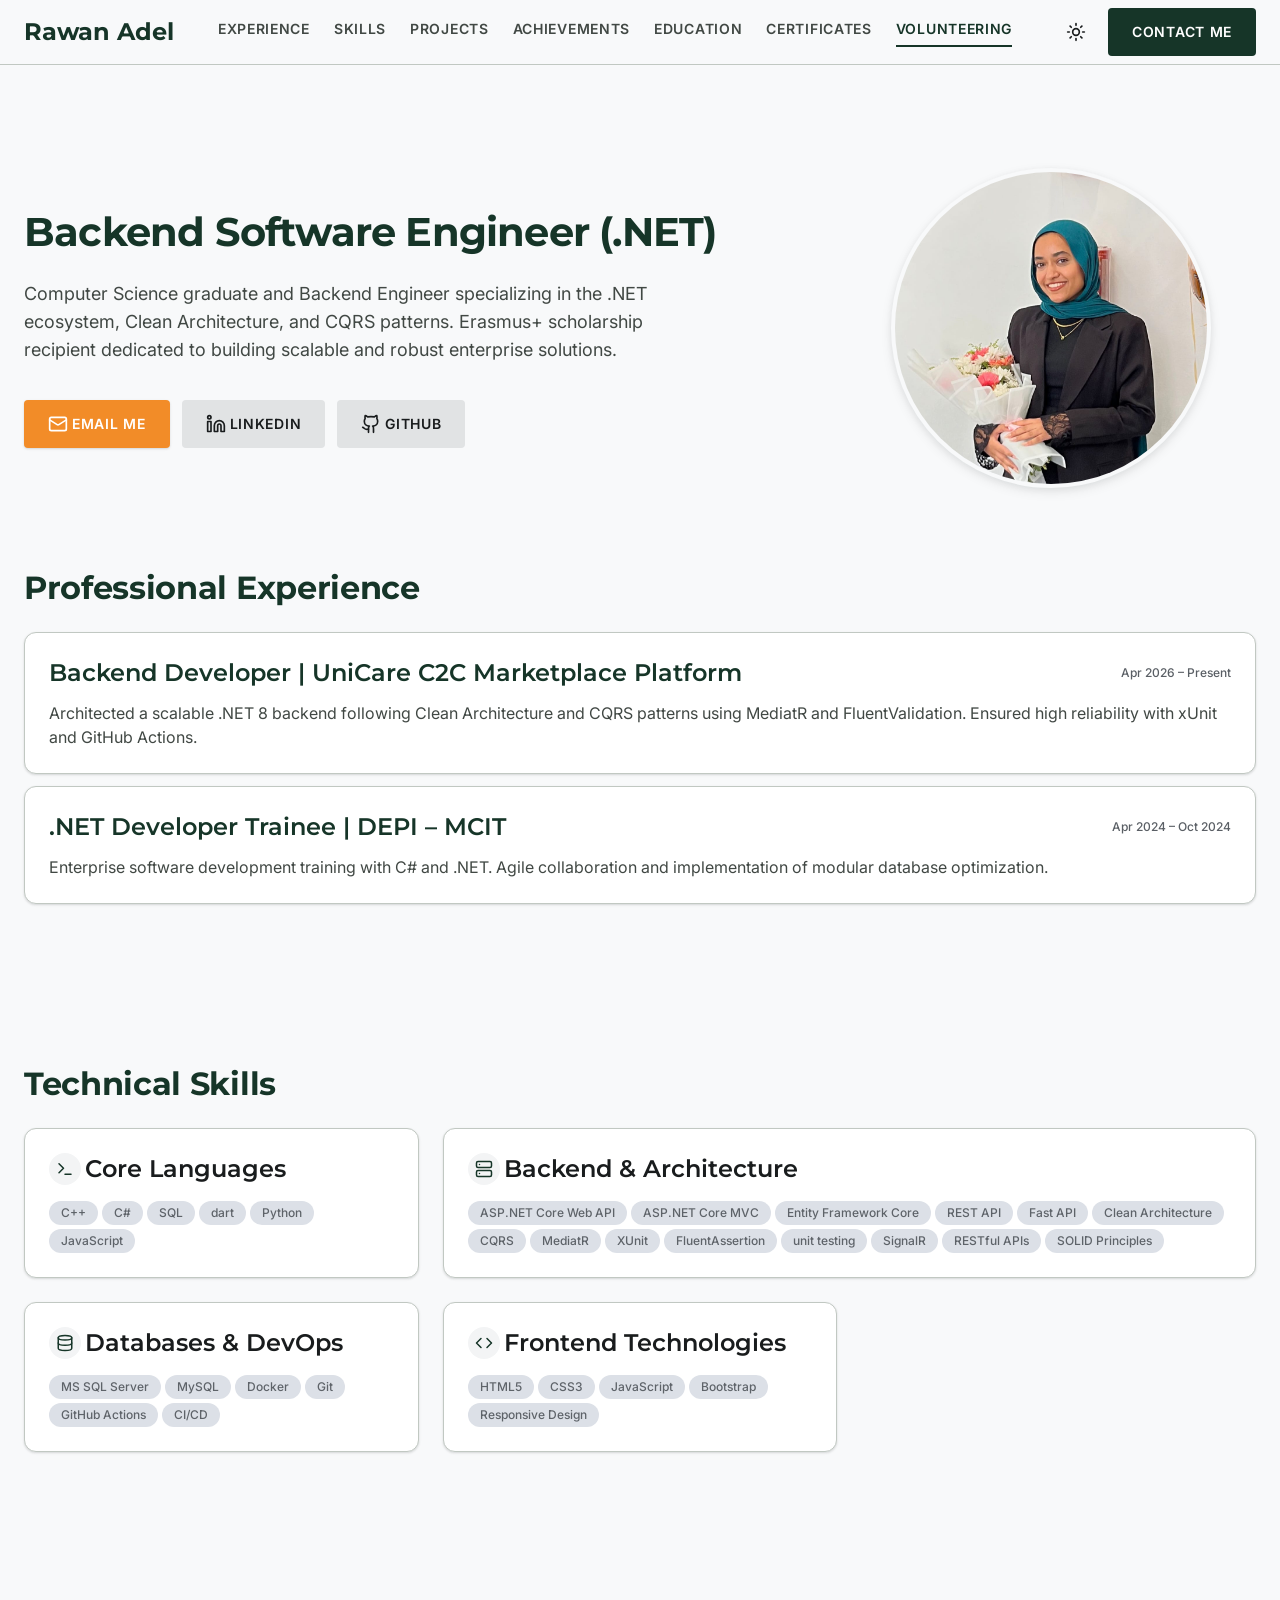
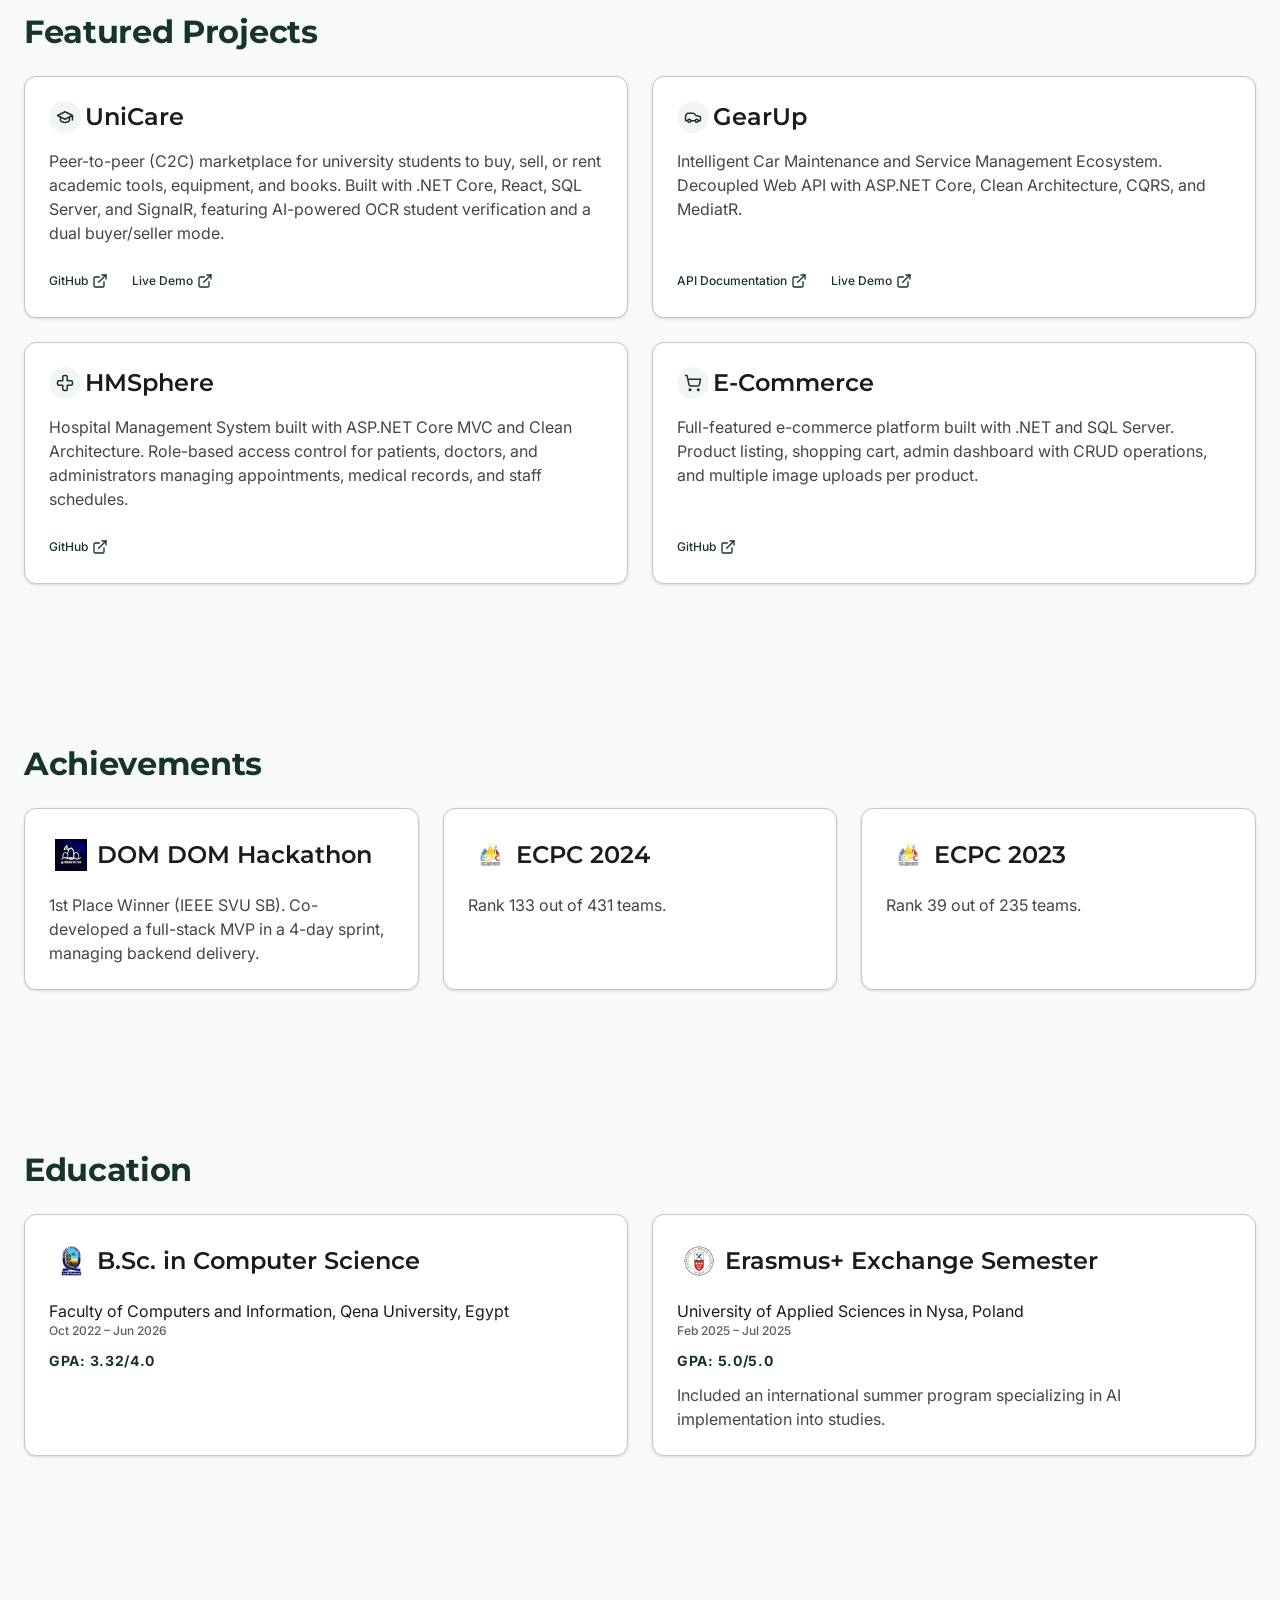
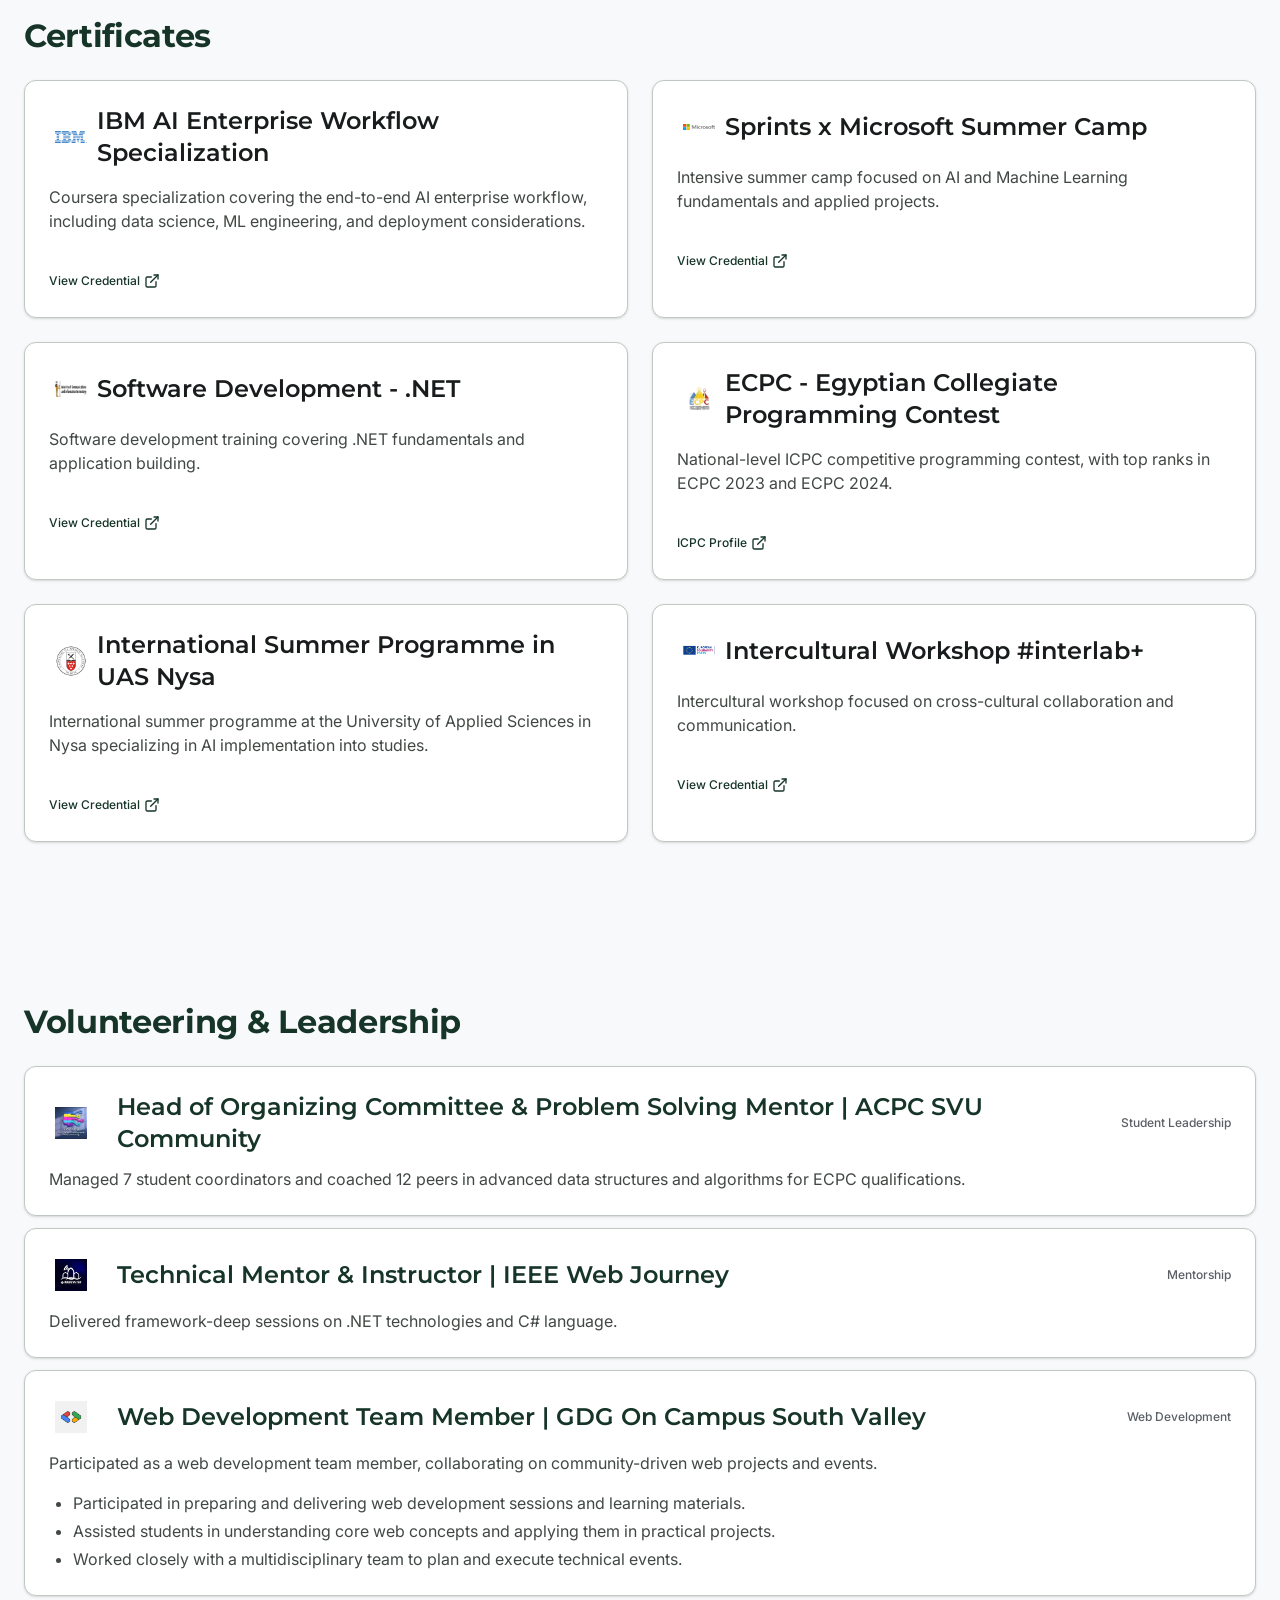
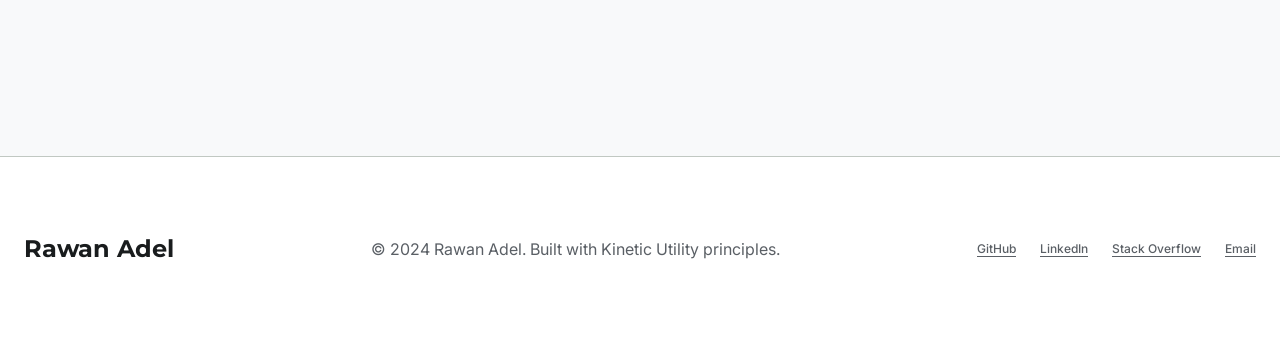
<file: index.html>
<!DOCTYPE html>
<html lang="en" data-theme="light">
<head>
  <meta charset="utf-8">
  <meta name="viewport" content="width=device-width, initial-scale=1.0">
  <title>Rawan Adel | Backend Software Engineer (.NET)</title>
  <meta name="description" content="Portfolio of Rawan Adel, Backend Software Engineer specializing in the .NET ecosystem, Clean Architecture, and CQRS patterns.">
  <link rel="icon" type="image/svg+xml" href="assets/favicon.svg">
  <link rel="preconnect" href="https://fonts.googleapis.com">
  <link rel="preconnect" href="https://fonts.gstatic.com" crossorigin>
  <link href="https://fonts.googleapis.com/css2?family=Montserrat:wght@500;600;700&family=Inter:wght@400;500;600&display=swap" rel="stylesheet">
  <link rel="stylesheet" href="css/styles.css">
  <script>
    (function () {
      var stored = null;
      try { stored = localStorage.getItem('theme'); } catch (e) {}
      var theme = stored || 'light';
      document.documentElement.dataset.theme = theme;
    })();
  </script>
</head>
<body>
  <a class="skip-link" href="#main">Skip to content</a>

  <div id="partial-nav"></div>

  <main id="main">
    <div id="partial-hero"></div>
    <div id="partial-experience"></div>
    <div id="partial-skills"></div>
    <div id="partial-projects"></div>
    <div id="partial-achievements"></div>
    <div id="partial-education"></div>
    <div id="partial-certificates"></div>
    <div id="partial-volunteering"></div>
  </main>

  <div id="partial-footer"></div>

  <script src="js/main.js"></script>
</body>
</html>
</file>
<file: css/styles.css>
:root {
  --surface: #f8f9fa;
  --surface-dim: #d9dadb;
  --surface-bright: #f8f9fa;
  --surface-container-lowest: #ffffff;
  --surface-container-low: #f3f4f5;
  --surface-container: #edeeef;
  --surface-container-high: #e7e8e9;
  --surface-container-highest: #e1e3e4;
  --on-surface: #191c1d;
  --on-surface-variant: #414844;
  --inverse-surface: #2e3132;
  --inverse-on-surface: #f0f1f2;
  --outline: #727974;
  --outline-variant: #c1c8c2;
  --surface-tint: #456556;
  --primary: #163528;
  --on-primary: #ffffff;
  --primary-container: #2d4c3e;
  --on-primary-container: #99bbaa;
  --inverse-primary: #accebc;
  --secondary: #5a5f65;
  --on-secondary: #ffffff;
  --secondary-container: #dce0e7;
  --on-secondary-container: #5e6369;
  --tertiary: #4c2600;
  --on-tertiary: #ffffff;
  --tertiary-container: #6d3800;
  --on-tertiary-container: #ff9c42;
  --error: #ba1a1a;
  --on-error: #ffffff;
  --error-container: #ffdad6;
  --on-error-container: #93000a;
  --primary-fixed: #c7ebd7;
  --primary-fixed-dim: #accebc;
  --on-primary-fixed: #012115;
  --on-primary-fixed-variant: #2e4d3f;
  --secondary-fixed: #dee3e9;
  --secondary-fixed-dim: #c2c7cd;
  --on-secondary-fixed: #171c21;
  --on-secondary-fixed-variant: #42474d;
  --tertiary-fixed: #ffdcc3;
  --tertiary-fixed-dim: #ffb77d;
  --on-tertiary-fixed: #2f1500;
  --on-tertiary-fixed-variant: #6e3900;
  --background: #f8f9fa;
  --on-background: #191c1d;
  --surface-variant: #e1e3e4;
  --accent: #f28c28;

  --font-headline: "Montserrat", "Segoe UI", system-ui, sans-serif;
  --font-body: "Inter", "Segoe UI", system-ui, sans-serif;

  --text-headline-xl: 40px;
  --text-headline-lg: 32px;
  --text-headline-lg-mobile: 28px;
  --text-headline-md: 24px;
  --text-body-lg: 18px;
  --text-body-md: 16px;
  --text-label-md: 14px;
  --text-label-sm: 12px;

  --radius-sm: 0.25rem;
  --radius-md: 0.75rem;
  --radius-lg: 1rem;
  --radius-xl: 1.5rem;
  --radius-full: 9999px;

  --sp-xs: 4px;
  --sp-sm: 12px;
  --sp-md: 24px;
  --sp-lg: 48px;
  --sp-xl: 80px;
  --container-max: 1280px;
  --gutter: 24px;
  --margin-mobile: 16px;
  --nav-height: 64px;

  --shadow-sm: 0 1px 2px rgba(25, 28, 29, 0.06), 0 1px 3px rgba(25, 28, 29, 0.1);
  --shadow-md: 0 4px 12px rgba(25, 28, 29, 0.08), 0 2px 6px rgba(25, 28, 29, 0.06);
  --shadow-lg: 0 12px 32px rgba(25, 28, 29, 0.14);
}

[data-theme="dark"] {
  --surface: #121413;
  --surface-dim: #0b0d0c;
  --surface-bright: #383a39;
  --surface-container-lowest: #0d0f0e;
  --surface-container-low: #1a1c1b;
  --surface-container: #1e2120;
  --surface-container-high: #282b2a;
  --surface-container-highest: #333635;
  --on-surface: #e0e3df;
  --on-surface-variant: #c1cac4;
  --inverse-surface: #e0e3df;
  --inverse-on-surface: #2e3132;
  --outline: #8b938d;
  --outline-variant: #424b45;
  --surface-tint: #accebc;
  --primary: #accebc;
  --on-primary: #1b3628;
  --primary-container: #2d4c3e;
  --on-primary-container: #accebc;
  --inverse-primary: #163528;
  --secondary: #c2c7cd;
  --on-secondary: #2c3137;
  --secondary-container: #42474d;
  --on-secondary-container: #dee3e9;
  --tertiary: #ffb77d;
  --on-tertiary: #482008;
  --tertiary-container: #6d3800;
  --on-tertiary-container: #ff9c42;
  --error: #ffb4ab;
  --on-error: #690005;
  --error-container: #93000a;
  --on-error-container: #ffdad6;
  --primary-fixed: #c7ebd7;
  --primary-fixed-dim: #accebc;
  --on-primary-fixed: #012115;
  --on-primary-fixed-variant: #2e4d3f;
  --secondary-fixed: #dee3e9;
  --secondary-fixed-dim: #c2c7cd;
  --on-secondary-fixed: #171c21;
  --on-secondary-fixed-variant: #42474d;
  --tertiary-fixed: #ffdcc3;
  --tertiary-fixed-dim: #ffb77d;
  --on-tertiary-fixed: #2f1500;
  --on-tertiary-fixed-variant: #6e3900;
  --background: #121413;
  --on-background: #e0e3df;
  --surface-variant: #424b45;
  --accent: #f28c28;

  --shadow-sm: 0 1px 2px rgba(0, 0, 0, 0.3);
  --shadow-md: 0 4px 12px rgba(0, 0, 0, 0.35);
  --shadow-lg: 0 12px 32px rgba(0, 0, 0, 0.5);
}

*,
*::before,
*::after {
  box-sizing: border-box;
}

html {
  scroll-behavior: smooth;
  scroll-padding-top: calc(var(--nav-height) + var(--sp-md));
}

body {
  margin: 0;
  padding-top: var(--nav-height);
  font-family: var(--font-body);
  font-size: var(--text-body-md);
  line-height: 24px;
  color: var(--on-background);
  background: var(--background);
  -webkit-font-smoothing: antialiased;
  transition: background-color 0.3s ease, color 0.3s ease;
}

h1, h2, h3, p {
  margin: 0;
}

a {
  color: var(--primary);
}

img, svg {
  display: block;
  max-width: 100%;
}

::selection {
  background: var(--primary);
  color: var(--on-primary);
}

:focus-visible {
  outline: 3px solid var(--primary);
  outline-offset: 2px;
  border-radius: var(--radius-sm);
}

.container {
  width: 100%;
  max-width: var(--container-max);
  margin-inline: auto;
  padding-inline: var(--margin-mobile);
}

@media (min-width: 768px) {
  .container {
    padding-inline: var(--gutter);
  }
}

.section {
  padding-block: var(--sp-xl);
}

.section__title {
  margin-bottom: var(--sp-md);
}

/* Typography utilities */
.headline-xl {
  font-family: var(--font-headline);
  font-size: var(--text-headline-lg-mobile);
  font-weight: 700;
  line-height: 34px;
}

.headline-lg {
  font-family: var(--font-headline);
  font-size: var(--text-headline-lg);
  font-weight: 700;
  line-height: 40px;
  letter-spacing: -0.01em;
}

.headline-md {
  font-family: var(--font-headline);
  font-size: var(--text-headline-md);
  font-weight: 600;
  line-height: 32px;
}

.body-lg {
  font-size: var(--text-body-lg);
  line-height: 28px;
}

.body-md {
  font-size: var(--text-body-md);
  line-height: 24px;
}

.label-md {
  font-size: var(--text-label-md);
  line-height: 20px;
  font-weight: 600;
  letter-spacing: 0.05em;
  text-transform: uppercase;
}

.label-sm {
  font-size: var(--text-label-sm);
  line-height: 16px;
  font-weight: 500;
}

.text-primary {
  color: var(--primary);
}

.text-on-surface-variant {
  color: var(--on-surface-variant);
}

.text-secondary {
  color: var(--secondary);
}

.text-on-surface {
  color: var(--on-surface);
}

@media (min-width: 768px) {
  .headline-xl {
    font-size: var(--text-headline-xl);
    line-height: 48px;
    letter-spacing: -0.02em;
  }
}

/* Buttons */
.btn {
  display: inline-flex;
  align-items: center;
  justify-content: center;
  gap: var(--sp-xs);
  height: 48px;
  padding: 0 var(--sp-md);
  border: none;
  border-radius: var(--radius-sm);
  font-size: var(--text-label-md);
  line-height: 20px;
  font-weight: 600;
  letter-spacing: 0.05em;
  text-transform: uppercase;
  text-decoration: none;
  cursor: pointer;
  transition: opacity 0.2s ease, background-color 0.2s ease, box-shadow 0.2s ease;
}

.btn:hover {
  opacity: 0.9;
}

.btn:active {
  opacity: 1;
}

.btn--accent {
  background: var(--accent);
  color: #ffffff;
  box-shadow: var(--shadow-sm);
}

.btn--primary {
  background: var(--primary);
  color: var(--on-primary);
}

.btn--ghost {
  background: var(--surface-container-highest);
  color: var(--on-surface);
}

.btn--ghost:hover {
  opacity: 1;
  background: var(--outline-variant);
}

.btn .icon {
  width: 20px;
  height: 20px;
}

/* Navigation */
.nav {
  position: fixed;
  inset: 0 0 auto 0;
  z-index: 50;
  background: var(--surface);
  border-bottom: 1px solid var(--outline-variant);
}

.nav__inner {
  display: flex;
  align-items: center;
  justify-content: space-between;
  height: var(--nav-height);
  gap: var(--sp-md);
}

.nav__brand {
  font-family: var(--font-headline);
  font-size: var(--text-headline-md);
  font-weight: 700;
  color: var(--primary);
  text-decoration: none;
  white-space: nowrap;
}

.nav__links {
  display: flex;
  gap: var(--sp-md);
}

.nav__links a {
  padding-bottom: var(--sp-xs);
  border-bottom: 2px solid transparent;
  color: var(--on-surface-variant);
  text-decoration: none;
  font-size: var(--text-label-md);
  font-weight: 600;
  letter-spacing: 0.05em;
  text-transform: uppercase;
  transition: color 0.2s ease, border-color 0.2s ease;
}

.nav__links a:hover,
.nav__links a.is-active {
  color: var(--primary);
  border-color: var(--primary);
}

.nav__actions {
  display: flex;
  align-items: center;
  gap: var(--sp-sm);
}

.nav__contact {
  display: none;
  height: 40px;
}

.icon-btn {
  display: inline-flex;
  align-items: center;
  justify-content: center;
  width: 40px;
  height: 40px;
  border: none;
  border-radius: var(--radius-full);
  background: transparent;
  color: var(--on-surface);
  cursor: pointer;
  transition: background-color 0.2s ease;
}

.icon-btn:hover {
  background: var(--surface-container-low);
}

.icon-btn .icon {
  width: 20px;
  height: 20px;
}

.nav__toggle {
  display: inline-flex;
}

.theme-toggle .icon--moon {
  display: none;
}

[data-theme="dark"] .theme-toggle .icon--moon {
  display: block;
}

[data-theme="dark"] .theme-toggle .icon--sun {
  display: none;
}

@media (max-width: 767.98px) {
  .nav__links {
    position: fixed;
    top: var(--nav-height);
    right: 0;
    bottom: 0;
    z-index: 40;
    flex-direction: column;
    gap: var(--sp-sm);
    width: min(80vw, 320px);
    padding: var(--sp-md);
    background: var(--surface);
    box-shadow: var(--shadow-lg);
    transform: translateX(100%);
    transition: transform 0.3s ease;
  }

  .nav--open .nav__links {
    transform: translateX(0);
  }

  .nav__links a {
    padding: var(--sp-sm) var(--sp-sm);
    border-bottom: none;
    border-left: 3px solid transparent;
  }

  .nav__links a.is-active {
    border-left-color: var(--primary);
  }
}

@media (min-width: 768px) {
  .nav__toggle {
    display: none;
  }

  .nav__contact {
    display: inline-flex;
  }
}

@media (min-width: 1024px) {
  .nav__contact {
    height: 48px;
  }
}

/* Skip link */
.skip-link {
  position: absolute;
  top: -100%;
  left: var(--sp-sm);
  z-index: 100;
  padding: var(--sp-sm) var(--sp-md);
  background: var(--primary);
  color: var(--on-primary);
  border-radius: var(--radius-sm);
  text-decoration: none;
  font-weight: 600;
  transition: top 0.2s ease;
}

.skip-link:focus {
  top: var(--sp-sm);
}

/* Hero */
.hero {
  display: flex;
  flex-direction: column;
  align-items: center;
  gap: var(--sp-lg);
  padding-top: var(--sp-md);
}

.hero__content {
  flex: 1;
  display: flex;
  flex-direction: column;
  gap: var(--sp-md);
  align-items: center;
  text-align: center;
}

.hero__intro {
  max-width: 40rem;
}

.hero__actions {
  display: flex;
  flex-wrap: wrap;
  justify-content: center;
  gap: var(--sp-sm);
  padding-top: var(--sp-sm);
}

.hero__media {
  width: 100%;
  display: flex;
  justify-content: center;
}

.hero__avatar {
  width: 256px;
  height: 256px;
  border-radius: 50%;
  border: 4px solid var(--surface);
  background-color: var(--surface-container);
  object-fit: cover;
  box-shadow: var(--shadow-md);
}

@media (min-width: 768px) {
  .hero {
    flex-direction: row;
    align-items: center;
    text-align: left;
  }

  .hero__content {
    align-items: flex-start;
    text-align: left;
  }

  .hero__actions {
    justify-content: flex-start;
  }

  .hero__media {
    width: 33.333%;
  }

  .hero__avatar {
    width: 320px;
    height: 320px;
  }
}

/* Bento grid */
.bento-grid {
  display: grid;
  grid-template-columns: 1fr;
  gap: var(--sp-md);
}

.card {
  display: flex;
  flex-direction: column;
  gap: var(--sp-sm);
  padding: var(--sp-md);
  background: var(--surface-container-lowest);
  border: 1px solid var(--outline-variant);
  border-radius: var(--radius-md);
  box-shadow: var(--shadow-sm);
  transition: box-shadow 0.25s ease, transform 0.25s ease;
}

.card:hover {
  box-shadow: var(--shadow-md);
}

.card__header {
  display: flex;
  align-items: center;
  justify-content: space-between;
  gap: var(--sp-sm);
}

.card__header .card__logo {
  margin-right: var(--sp-sm);
}

.card__header h3 {
  flex: 1;
}

.card__header--stacked {
  flex-direction: column;
  align-items: flex-start;
}

.card__title-row {
  display: flex;
  align-items: center;
  gap: var(--sp-xs);
  margin-bottom: var(--sp-xs);
}

.card__icon {
  display: inline-flex;
  align-items: center;
  justify-content: center;
  width: 32px;
  height: 32px;
  border-radius: var(--radius-full);
  background: var(--surface-container-low);
  color: var(--primary);
  flex-shrink: 0;
}

.card__icon .icon {
  width: 18px;
  height: 18px;
}

.card__logo {
  width: 44px;
  height: 44px;
  object-fit: contain;
  padding: 6px;
  background: #fff;
  border-radius: var(--radius-sm);
  flex-shrink: 0;
}

.card__meta {
  color: var(--secondary);
}

.card__chips {
  display: flex;
  flex-wrap: wrap;
  gap: var(--sp-xs);
}

.card--span-2 {
  grid-column: span 1;
}

@media (min-width: 768px) {
  .bento-grid {
    grid-template-columns: repeat(2, 1fr);
  }

  .card--span-2 {
    grid-column: span 2;
  }
}

@media (min-width: 1024px) {
  .bento-grid--3 {
    grid-template-columns: repeat(3, 1fr);
  }

  .bento-grid--3 .card--span-2 {
    grid-column: span 2;
  }
}

.chip {
  display: inline-flex;
  align-items: center;
  padding: var(--sp-xs) var(--sp-sm);
  background: var(--secondary-container);
  color: var(--on-secondary-container);
  border-radius: var(--radius-full);
  font-size: var(--text-label-sm);
  font-weight: 500;
  line-height: 16px;
  white-space: nowrap;
}

.list {
  margin: var(--sp-xs) 0 0;
  padding-left: var(--sp-md);
  display: flex;
  flex-direction: column;
  gap: var(--sp-xs);
}

.stack {
  display: flex;
  flex-direction: column;
  gap: var(--sp-sm);
}

.stack--md {
  gap: var(--sp-md);
}

/* Project links */
.project-links {
  display: flex;
  gap: var(--sp-md);
  margin-top: auto;
  padding-top: var(--sp-sm);
}

.project-links a {
  display: inline-flex;
  align-items: center;
  gap: var(--sp-xs);
  font-size: var(--text-label-sm);
  font-weight: 500;
  color: var(--primary);
  text-decoration: none;
}

.project-links a:hover {
  text-decoration: underline;
}

.project-links .icon {
  width: 16px;
  height: 16px;
}

/* Footer */
.footer {
  margin-top: var(--sp-xl);
  background: var(--surface-container-lowest);
  border-top: 1px solid var(--outline-variant);
  padding-block: var(--sp-xl);
}

.footer__inner {
  display: flex;
  flex-direction: column;
  align-items: center;
  gap: var(--sp-md);
  text-align: center;
}

.footer__brand {
  font-family: var(--font-headline);
  font-size: var(--text-headline-md);
  font-weight: 700;
  color: var(--on-surface);
}

.footer__links {
  display: flex;
  flex-wrap: wrap;
  justify-content: center;
  gap: var(--sp-md);
}

.footer__links a {
  color: var(--secondary);
  font-size: var(--text-label-sm);
  font-weight: 500;
  text-decoration: underline;
  text-underline-offset: 3px;
  transition: color 0.2s ease;
}

.footer__links a:hover {
  color: var(--primary);
}

@media (min-width: 768px) {
  .footer__inner {
    flex-direction: row;
    justify-content: space-between;
    text-align: left;
  }
}

/* Scroll reveal */
.reveal {
  opacity: 0;
  transform: translateY(24px);
  transition: opacity 0.6s ease, transform 0.6s ease;
}

.reveal.is-visible {
  opacity: 1;
  transform: none;
}

@media (prefers-reduced-motion: reduce) {
  html {
    scroll-behavior: auto;
  }

  .reveal,
  .reveal.is-visible {
    opacity: 1;
    transform: none;
    transition: none;
  }

  *,
  *::before,
  *::after {
    animation-duration: 0.01ms !important;
    animation-iteration-count: 1 !important;
    transition-duration: 0.01ms !important;
  }
}
</file>
